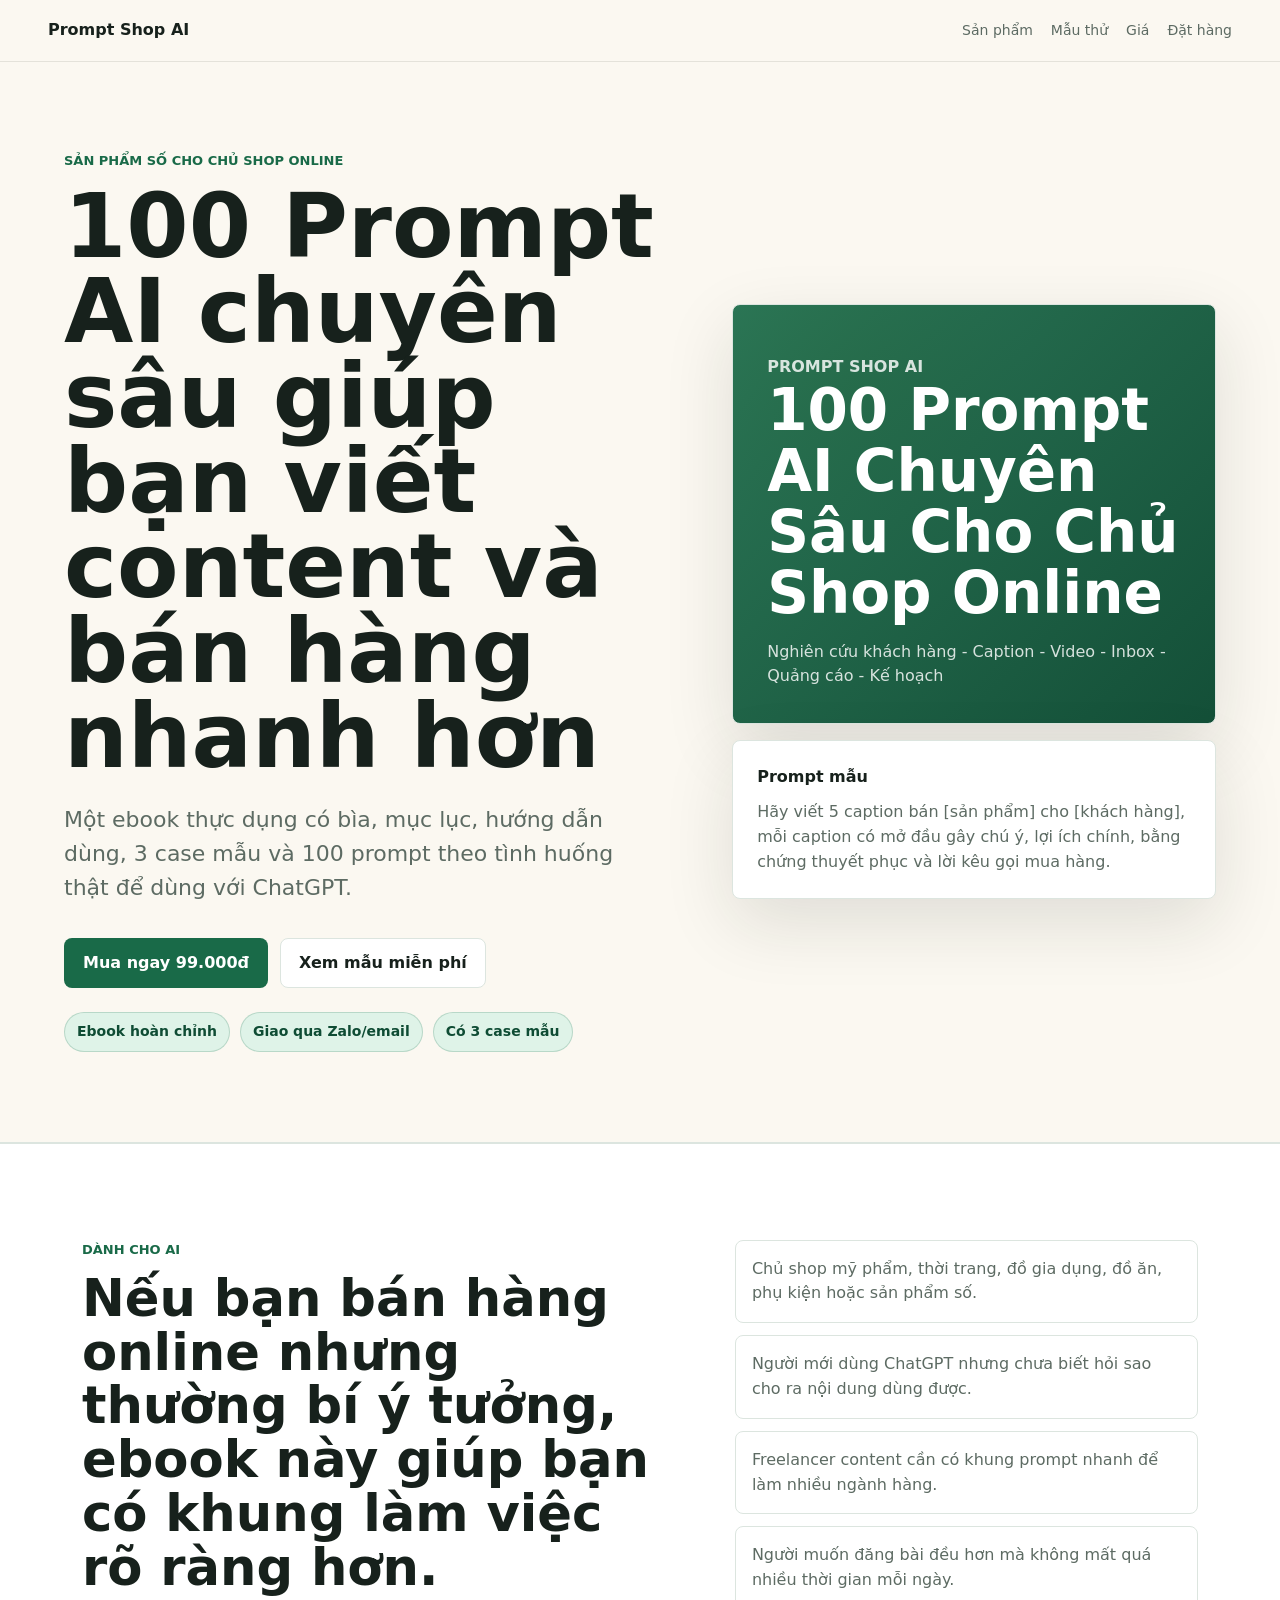
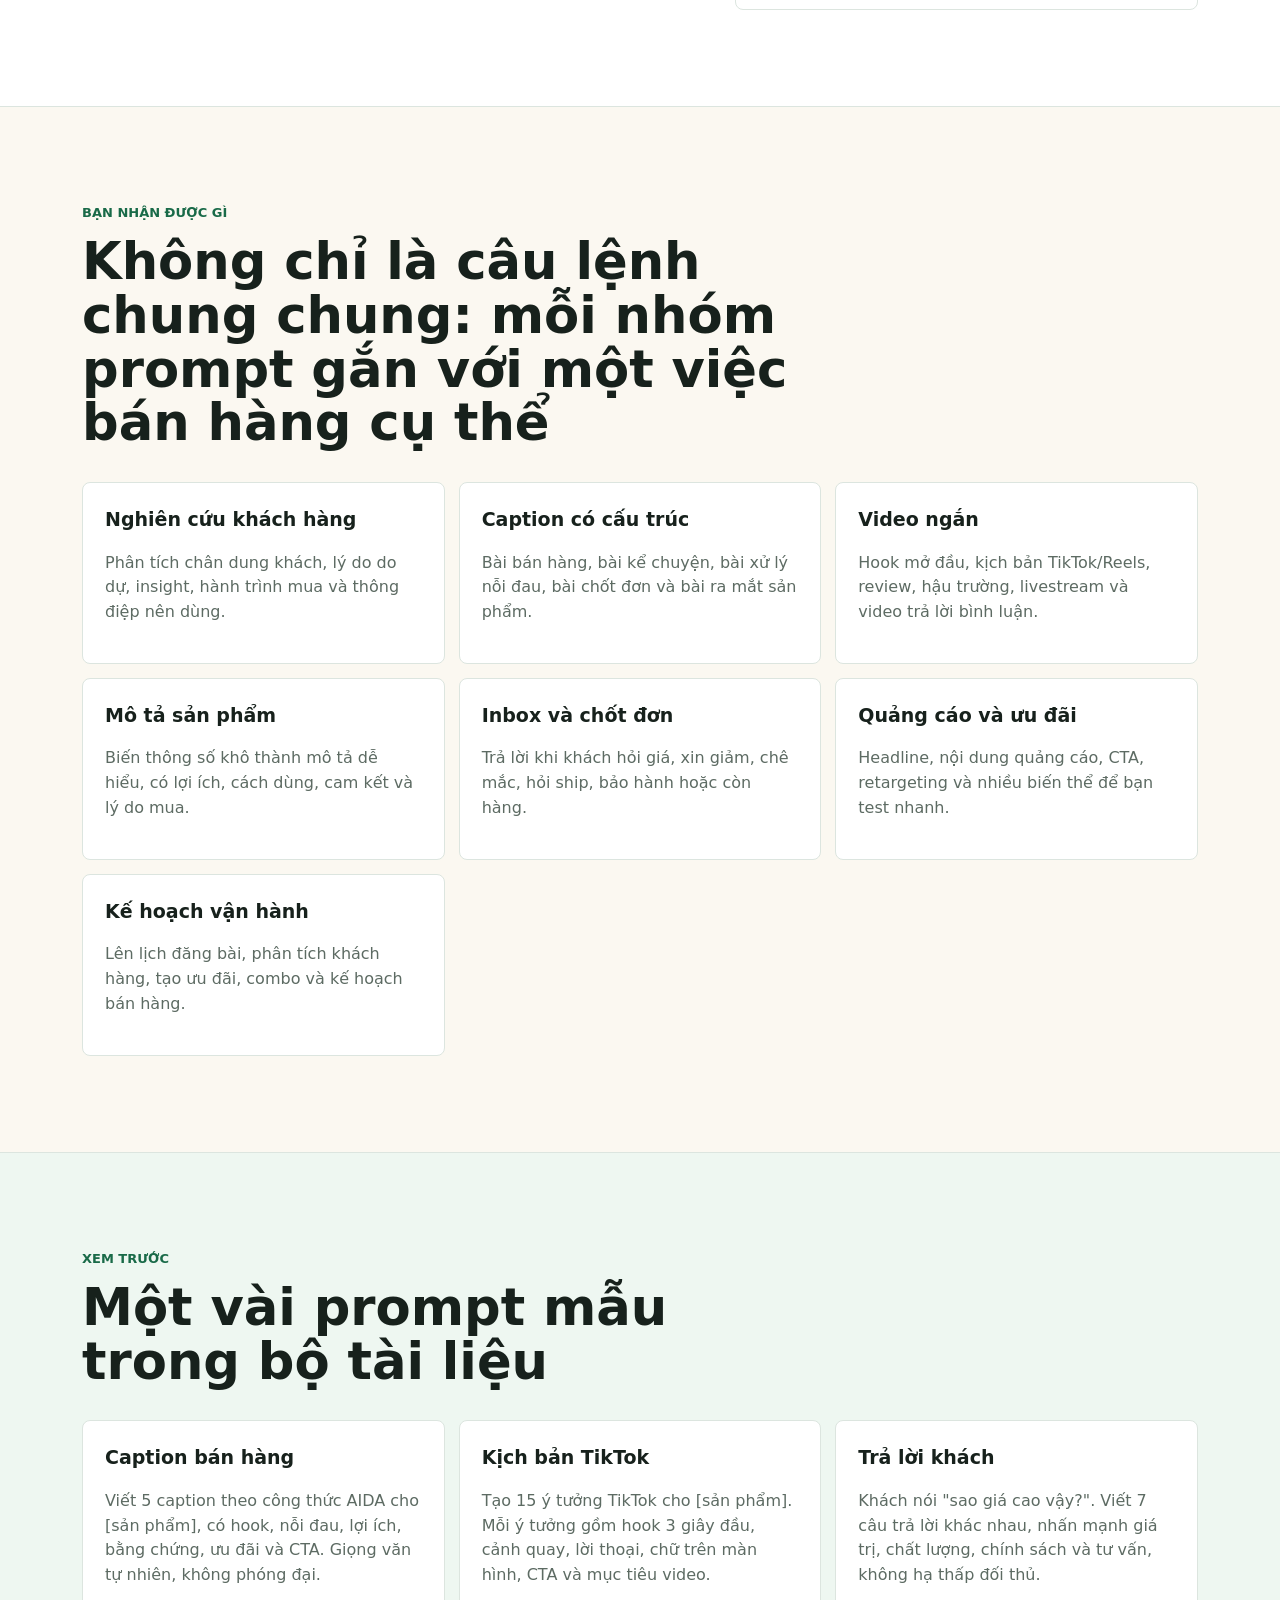
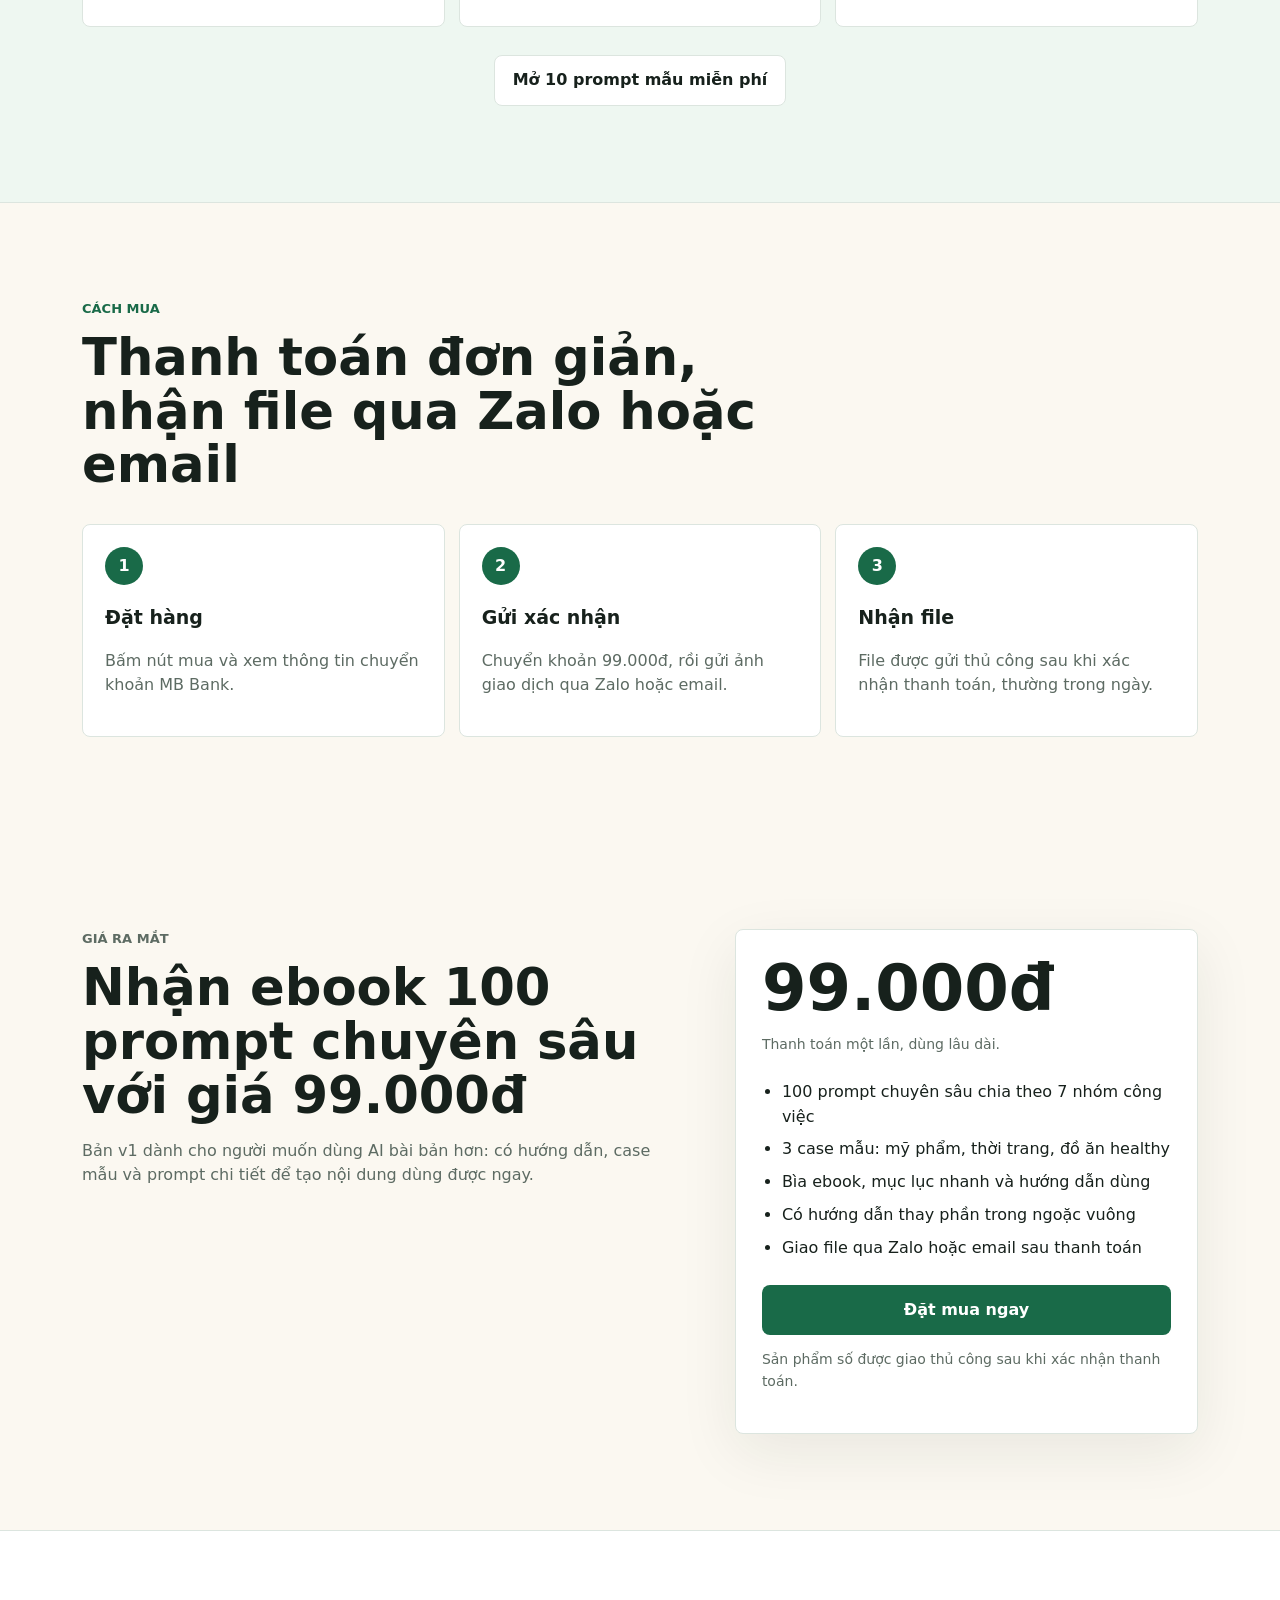
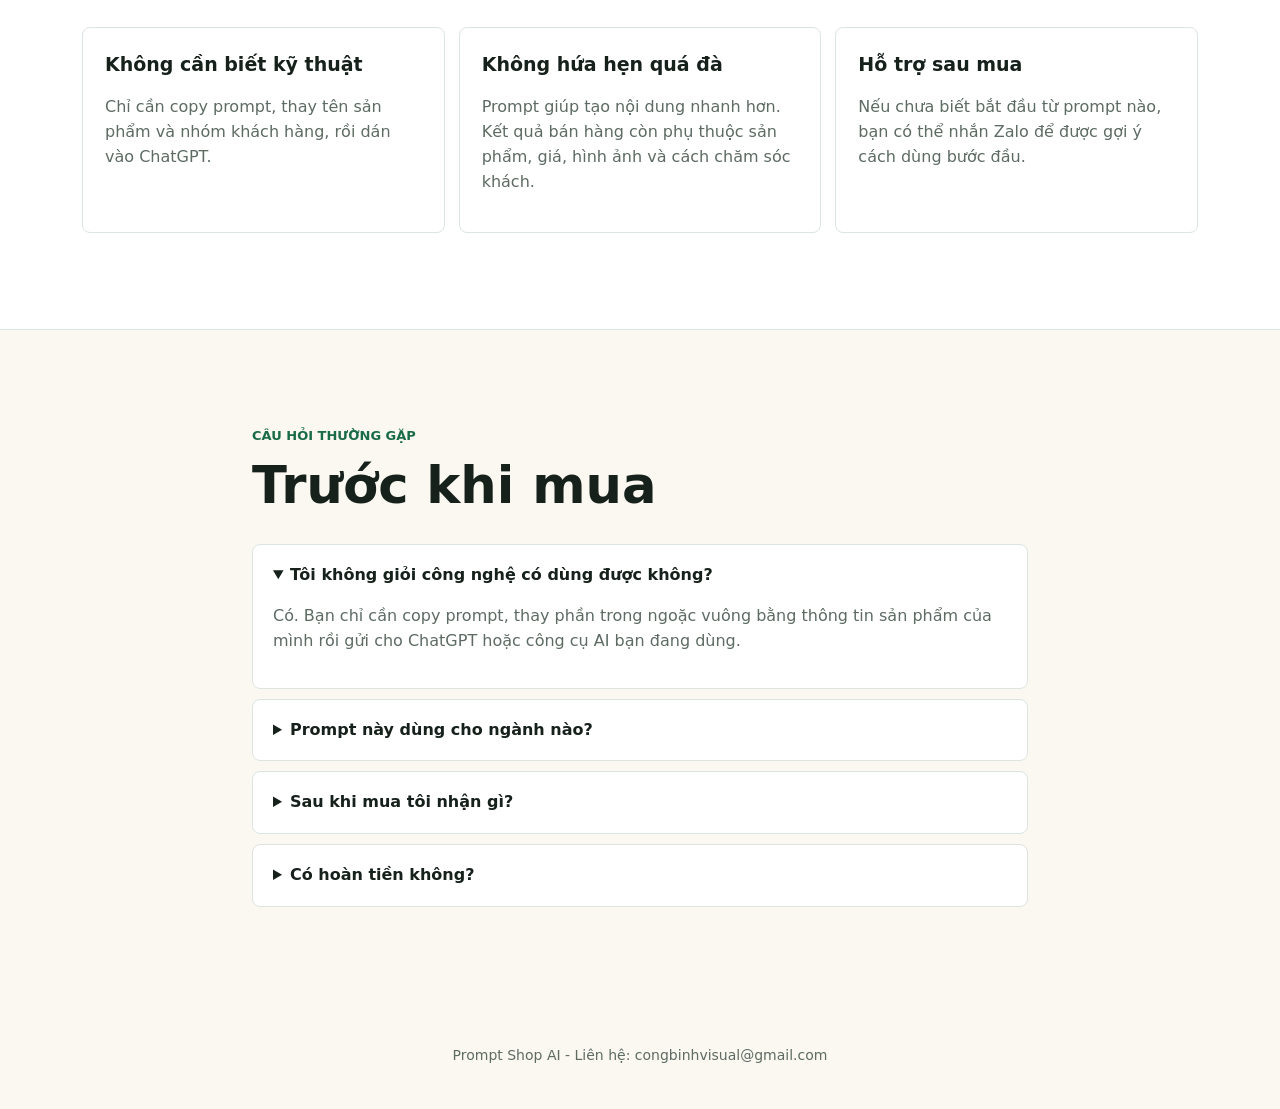
<file: index.html>
<!doctype html>
<html lang="vi">
  <head>
    <meta charset="utf-8" />
    <meta name="viewport" content="width=device-width, initial-scale=1" />
    <title>Prompt Shop AI - 100 Prompt AI Cho Chủ Shop Online</title>
    <meta name="description" content="Ebook 100 prompt AI chuyên sâu giúp chủ shop viết content, tạo video, trả lời khách và lập kế hoạch bán hàng nhanh hơn." />
    <link rel="stylesheet" href="styles.css" />
  </head>
  <body>
    <header class="site-header">
      <a class="brand" href="index.html">Prompt Shop AI</a>
      <nav aria-label="Điều hướng">
        <a href="#san-pham">Sản phẩm</a>
        <a href="mau-mien-phi.html">Mẫu thử</a>
        <a href="#gia">Giá</a>
        <a href="dat-hang.html">Đặt hàng</a>
      </nav>
    </header>

    <main>
      <section class="hero">
        <div class="hero-copy">
          <p class="eyebrow">Sản phẩm số cho chủ shop online</p>
          <h1>100 Prompt AI chuyên sâu giúp bạn viết content và bán hàng nhanh hơn</h1>
          <p class="lead">
            Một ebook thực dụng có bìa, mục lục, hướng dẫn dùng, 3 case mẫu và 100 prompt theo tình huống thật để dùng với ChatGPT.
          </p>
          <div class="hero-actions">
            <a class="button primary" href="dat-hang.html">Mua ngay 99.000đ</a>
            <a class="button secondary" href="mau-mien-phi.html">Xem mẫu miễn phí</a>
          </div>
          <div class="proof">
            <span>Ebook hoàn chỉnh</span>
            <span>Giao qua Zalo/email</span>
            <span>Có 3 case mẫu</span>
          </div>
        </div>
        <aside class="product-preview" aria-label="Xem trước sản phẩm">
          <div class="preview-cover">
            <p class="cover-kicker">Prompt Shop AI</p>
            <h2>100 Prompt AI Chuyên Sâu Cho Chủ Shop Online</h2>
            <p>Nghiên cứu khách hàng - Caption - Video - Inbox - Quảng cáo - Kế hoạch</p>
          </div>
          <div class="preview-sheet">
            <p><strong>Prompt mẫu</strong></p>
            <p>Hãy viết 5 caption bán [sản phẩm] cho [khách hàng], mỗi caption có mở đầu gây chú ý, lợi ích chính, bằng chứng thuyết phục và lời kêu gọi mua hàng.</p>
          </div>
        </aside>
      </section>

      <section class="band">
        <div class="section-inner two-col">
          <div>
            <p class="eyebrow">Dành cho ai</p>
          <h2>Nếu bạn bán hàng online nhưng thường bí ý tưởng, ebook này giúp bạn có khung làm việc rõ ràng hơn.</h2>
          </div>
          <div class="check-list">
            <p>Chủ shop mỹ phẩm, thời trang, đồ gia dụng, đồ ăn, phụ kiện hoặc sản phẩm số.</p>
            <p>Người mới dùng ChatGPT nhưng chưa biết hỏi sao cho ra nội dung dùng được.</p>
            <p>Freelancer content cần có khung prompt nhanh để làm nhiều ngành hàng.</p>
            <p>Người muốn đăng bài đều hơn mà không mất quá nhiều thời gian mỗi ngày.</p>
          </div>
        </div>
      </section>

      <section class="section-inner" id="san-pham">
        <div class="section-heading">
          <p class="eyebrow">Bạn nhận được gì</p>
          <h2>Không chỉ là câu lệnh chung chung: mỗi nhóm prompt gắn với một việc bán hàng cụ thể</h2>
        </div>
        <div class="grid">
          <article class="feature">
            <h3>Nghiên cứu khách hàng</h3>
            <p>Phân tích chân dung khách, lý do do dự, insight, hành trình mua và thông điệp nên dùng.</p>
          </article>
          <article class="feature">
            <h3>Caption có cấu trúc</h3>
            <p>Bài bán hàng, bài kể chuyện, bài xử lý nỗi đau, bài chốt đơn và bài ra mắt sản phẩm.</p>
          </article>
          <article class="feature">
            <h3>Video ngắn</h3>
            <p>Hook mở đầu, kịch bản TikTok/Reels, review, hậu trường, livestream và video trả lời bình luận.</p>
          </article>
          <article class="feature">
            <h3>Mô tả sản phẩm</h3>
            <p>Biến thông số khô thành mô tả dễ hiểu, có lợi ích, cách dùng, cam kết và lý do mua.</p>
          </article>
          <article class="feature">
            <h3>Inbox và chốt đơn</h3>
            <p>Trả lời khi khách hỏi giá, xin giảm, chê mắc, hỏi ship, bảo hành hoặc còn hàng.</p>
          </article>
          <article class="feature">
            <h3>Quảng cáo và ưu đãi</h3>
            <p>Headline, nội dung quảng cáo, CTA, retargeting và nhiều biến thể để bạn test nhanh.</p>
          </article>
          <article class="feature">
            <h3>Kế hoạch vận hành</h3>
            <p>Lên lịch đăng bài, phân tích khách hàng, tạo ưu đãi, combo và kế hoạch bán hàng.</p>
          </article>
        </div>
      </section>

      <section class="band samples" id="mau">
        <div class="section-inner">
          <div class="section-heading">
            <p class="eyebrow">Xem trước</p>
            <h2>Một vài prompt mẫu trong bộ tài liệu</h2>
          </div>
          <div class="sample-list">
            <article>
              <h3>Caption bán hàng</h3>
              <p>Viết 5 caption theo công thức AIDA cho [sản phẩm], có hook, nỗi đau, lợi ích, bằng chứng, ưu đãi và CTA. Giọng văn tự nhiên, không phóng đại.</p>
            </article>
            <article>
              <h3>Kịch bản TikTok</h3>
              <p>Tạo 15 ý tưởng TikTok cho [sản phẩm]. Mỗi ý tưởng gồm hook 3 giây đầu, cảnh quay, lời thoại, chữ trên màn hình, CTA và mục tiêu video.</p>
            </article>
            <article>
              <h3>Trả lời khách</h3>
              <p>Khách nói "sao giá cao vậy?". Viết 7 câu trả lời khác nhau, nhấn mạnh giá trị, chất lượng, chính sách và tư vấn, không hạ thấp đối thủ.</p>
            </article>
          </div>
          <div class="center-action">
            <a class="button secondary" href="mau-mien-phi.html">Mở 10 prompt mẫu miễn phí</a>
          </div>
        </div>
      </section>

      <section class="section-inner process" id="quy-trinh">
        <div class="section-heading">
          <p class="eyebrow">Cách mua</p>
          <h2>Thanh toán đơn giản, nhận file qua Zalo hoặc email</h2>
        </div>
        <div class="steps">
          <article>
            <span>1</span>
            <h3>Đặt hàng</h3>
            <p>Bấm nút mua và xem thông tin chuyển khoản MB Bank.</p>
          </article>
          <article>
            <span>2</span>
            <h3>Gửi xác nhận</h3>
            <p>Chuyển khoản 99.000đ, rồi gửi ảnh giao dịch qua Zalo hoặc email.</p>
          </article>
          <article>
            <span>3</span>
            <h3>Nhận file</h3>
            <p>File được gửi thủ công sau khi xác nhận thanh toán, thường trong ngày.</p>
          </article>
        </div>
      </section>

      <section class="section-inner pricing" id="gia">
        <div class="price-copy">
          <p class="eyebrow">Giá ra mắt</p>
          <h2>Nhận ebook 100 prompt chuyên sâu với giá 99.000đ</h2>
          <p>Bản v1 dành cho người muốn dùng AI bài bản hơn: có hướng dẫn, case mẫu và prompt chi tiết để tạo nội dung dùng được ngay.</p>
        </div>
        <div class="price-box">
          <p class="price">99.000đ</p>
          <p class="small">Thanh toán một lần, dùng lâu dài.</p>
          <ul>
            <li>100 prompt chuyên sâu chia theo 7 nhóm công việc</li>
            <li>3 case mẫu: mỹ phẩm, thời trang, đồ ăn healthy</li>
            <li>Bìa ebook, mục lục nhanh và hướng dẫn dùng</li>
            <li>Có hướng dẫn thay phần trong ngoặc vuông</li>
            <li>Giao file qua Zalo hoặc email sau thanh toán</li>
          </ul>
          <a class="button primary full" href="dat-hang.html">Đặt mua ngay</a>
          <p class="hint">Sản phẩm số được giao thủ công sau khi xác nhận thanh toán.</p>
        </div>
      </section>

      <section class="band trust">
        <div class="section-inner trust-grid">
          <article>
            <h3>Không cần biết kỹ thuật</h3>
            <p>Chỉ cần copy prompt, thay tên sản phẩm và nhóm khách hàng, rồi dán vào ChatGPT.</p>
          </article>
          <article>
            <h3>Không hứa hẹn quá đà</h3>
            <p>Prompt giúp tạo nội dung nhanh hơn. Kết quả bán hàng còn phụ thuộc sản phẩm, giá, hình ảnh và cách chăm sóc khách.</p>
          </article>
          <article>
            <h3>Hỗ trợ sau mua</h3>
            <p>Nếu chưa biết bắt đầu từ prompt nào, bạn có thể nhắn Zalo để được gợi ý cách dùng bước đầu.</p>
          </article>
        </div>
      </section>

      <section class="section-inner faq" id="faq">
        <div class="section-heading">
          <p class="eyebrow">Câu hỏi thường gặp</p>
          <h2>Trước khi mua</h2>
        </div>
        <details open>
          <summary>Tôi không giỏi công nghệ có dùng được không?</summary>
          <p>Có. Bạn chỉ cần copy prompt, thay phần trong ngoặc vuông bằng thông tin sản phẩm của mình rồi gửi cho ChatGPT hoặc công cụ AI bạn đang dùng.</p>
        </details>
        <details>
          <summary>Prompt này dùng cho ngành nào?</summary>
          <p>Dùng tốt cho mỹ phẩm, thời trang, đồ gia dụng, đồ ăn, khóa học, dịch vụ nhỏ và nhiều sản phẩm bán online khác.</p>
        </details>
        <details>
          <summary>Sau khi mua tôi nhận gì?</summary>
          <p>Bạn nhận file ebook gồm bìa, mục lục, hướng dẫn dùng, 3 case mẫu và 100 prompt chuyên sâu chia theo nhóm tác vụ.</p>
        </details>
        <details>
          <summary>Có hoàn tiền không?</summary>
          <p>Vì đây là sản phẩm số được gửi trực tiếp sau thanh toán, shop không hoàn tiền sau khi file đã được gửi. Nếu bạn gặp lỗi nhận file, hãy nhắn lại để được gửi lại.</p>
        </details>
      </section>
    </main>

    <footer class="footer">
      <p>Prompt Shop AI - Liên hệ: congbinhvisual@gmail.com</p>
    </footer>
  </body>
</html>
</file>
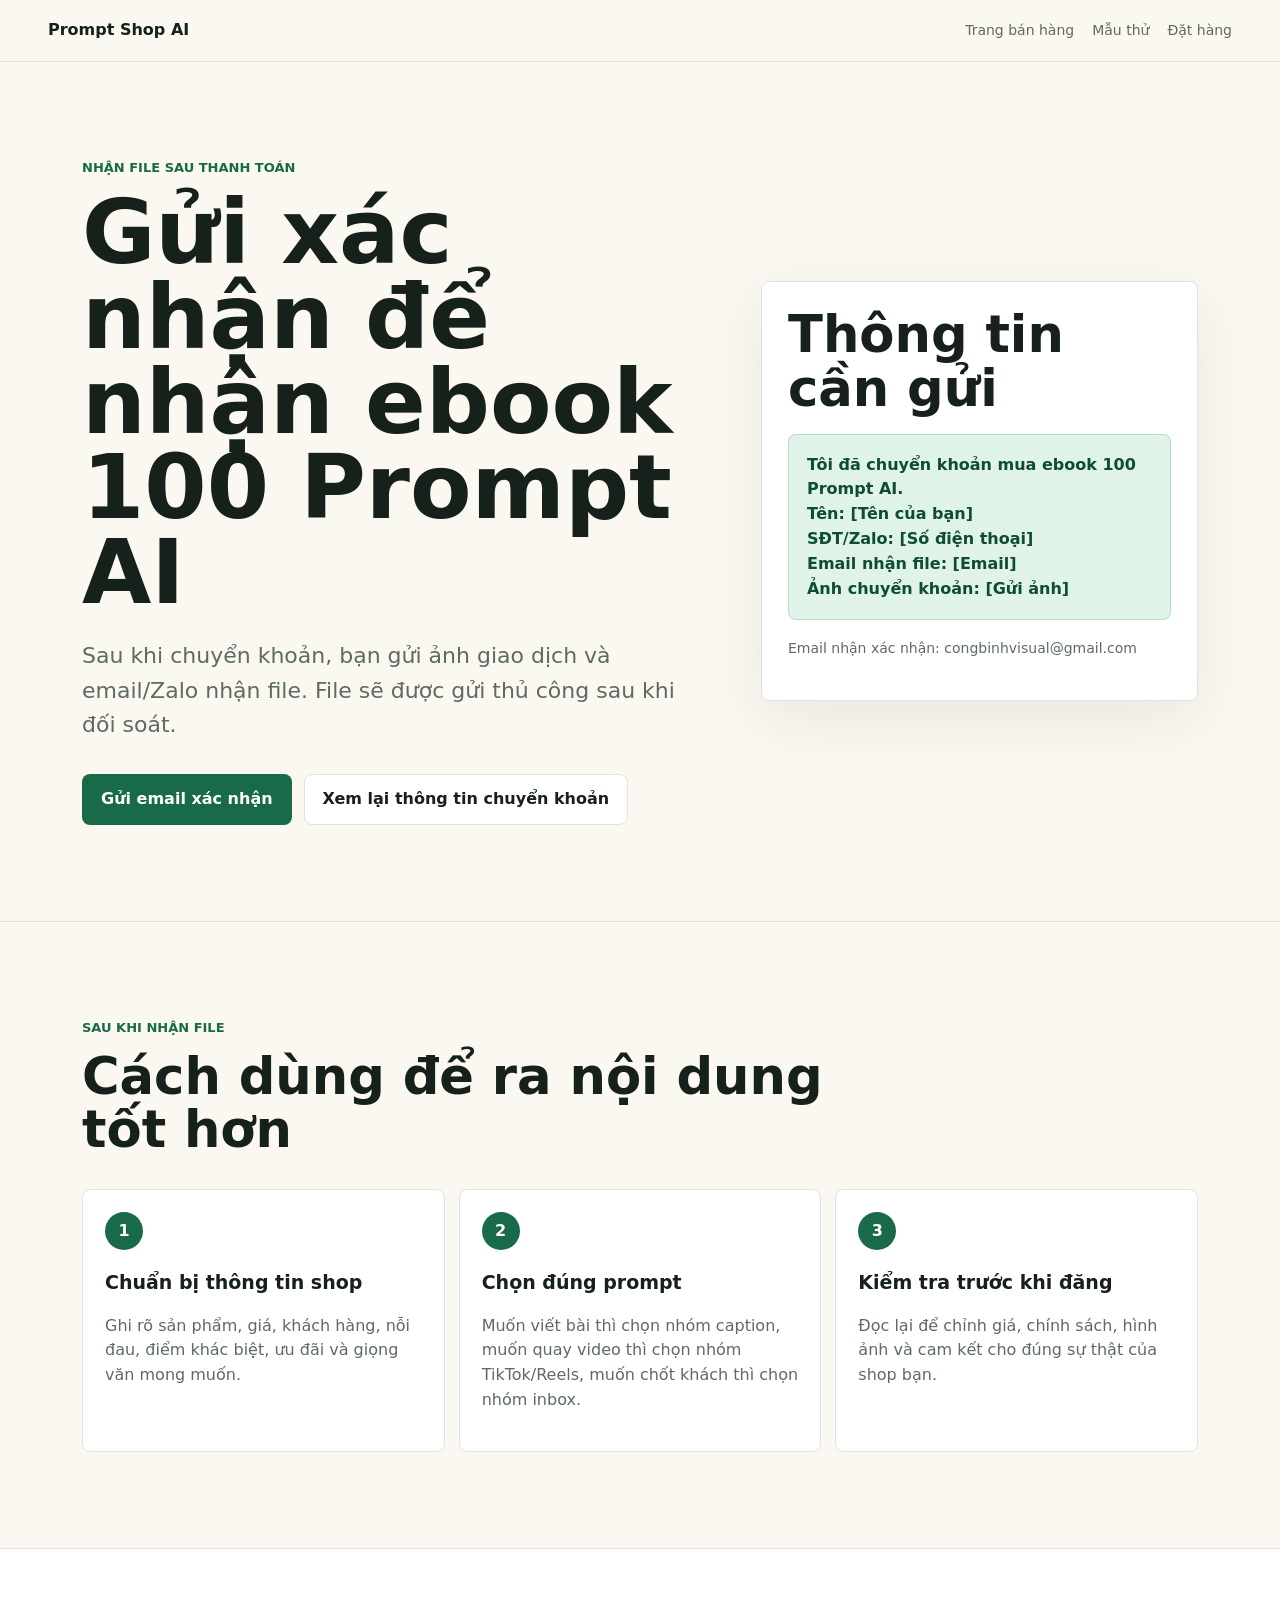
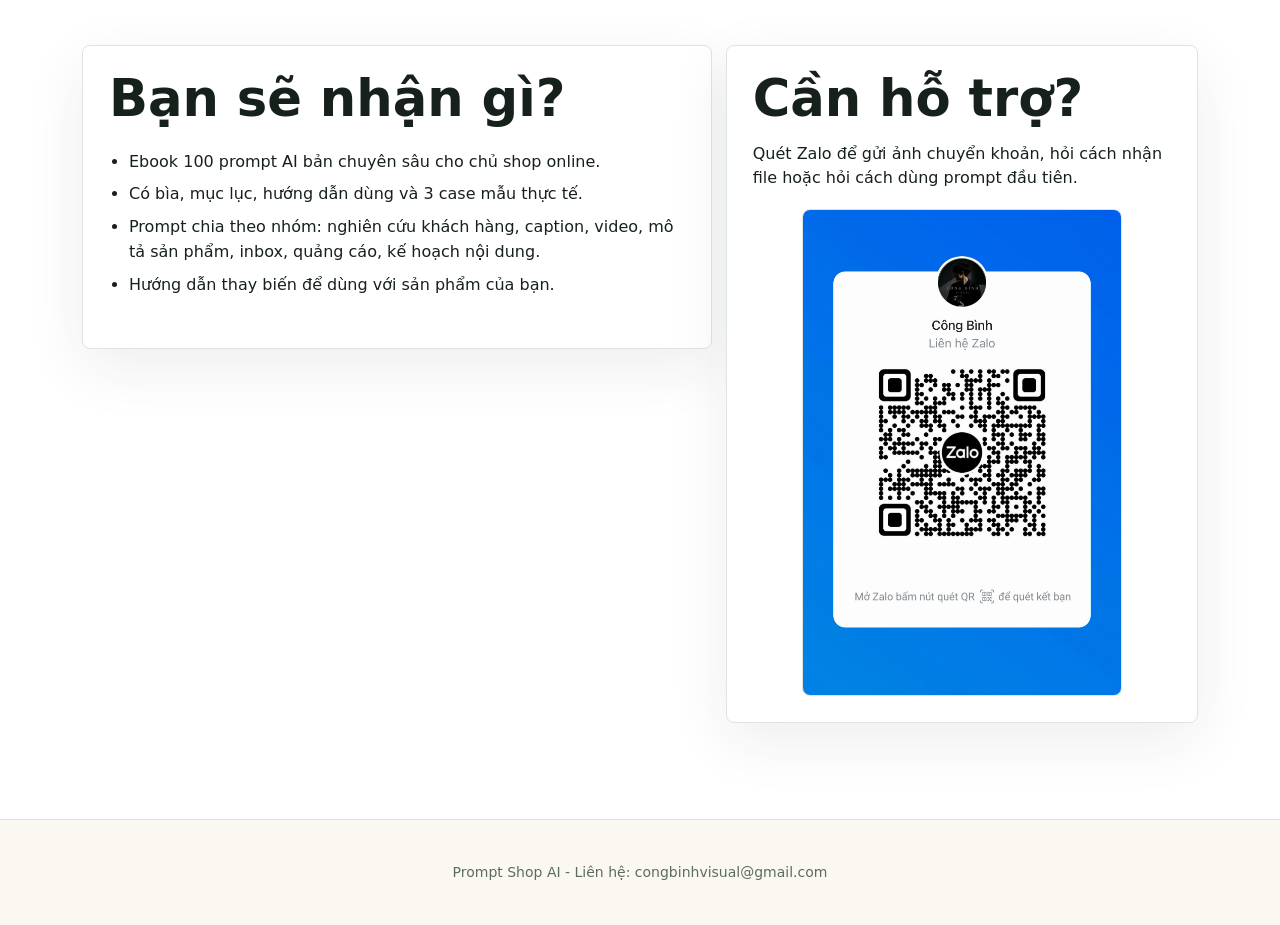
<file: cam-on.html>
<!doctype html>
<html lang="vi">
  <head>
    <meta charset="utf-8" />
    <meta name="viewport" content="width=device-width, initial-scale=1" />
    <title>Nhận file - 100 Prompt AI</title>
    <meta name="description" content="Hướng dẫn nhận và sử dụng bộ 100 Prompt AI Cho Chủ Shop Online." />
    <link rel="stylesheet" href="styles.css" />
  </head>
  <body>
    <header class="site-header">
      <a class="brand" href="index.html">Prompt Shop AI</a>
      <nav aria-label="Điều hướng">
        <a href="index.html">Trang bán hàng</a>
        <a href="mau-mien-phi.html">Mẫu thử</a>
        <a href="dat-hang.html">Đặt hàng</a>
      </nav>
    </header>

    <main>
      <section class="delivery-hero">
        <div class="section-inner delivery-layout">
          <div>
            <p class="eyebrow">Nhận file sau thanh toán</p>
            <h1>Gửi xác nhận để nhận ebook 100 Prompt AI</h1>
            <p class="lead">
              Sau khi chuyển khoản, bạn gửi ảnh giao dịch và email/Zalo nhận file. File sẽ được gửi thủ công sau khi đối soát.
            </p>
            <div class="hero-actions">
              <a class="button primary" href="mailto:congbinhvisual@gmail.com?subject=Xac%20nhan%20don%20hang%20100%20Prompt%20AI&body=Toi%20da%20chuyen%20khoan%20mua%20bo%20100%20Prompt%20AI.%0A%0ATen:%0ASDT/Zalo:%0AEmail%20nhan%20file:%0AAnh%20chuyen%20khoan:">Gửi email xác nhận</a>
              <a class="button secondary" href="dat-hang.html">Xem lại thông tin chuyển khoản</a>
            </div>
          </div>

          <aside class="delivery-card">
            <h2>Thông tin cần gửi</h2>
            <div class="message-template">
              Tôi đã chuyển khoản mua ebook 100 Prompt AI.<br />
              Tên: [Tên của bạn]<br />
              SĐT/Zalo: [Số điện thoại]<br />
              Email nhận file: [Email]<br />
              Ảnh chuyển khoản: [Gửi ảnh]
            </div>
            <p class="hint">Email nhận xác nhận: congbinhvisual@gmail.com</p>
          </aside>
        </div>
      </section>

      <section class="section-inner">
        <div class="section-heading">
          <p class="eyebrow">Sau khi nhận file</p>
          <h2>Cách dùng để ra nội dung tốt hơn</h2>
        </div>
        <div class="steps">
          <article>
            <span>1</span>
            <h3>Chuẩn bị thông tin shop</h3>
            <p>Ghi rõ sản phẩm, giá, khách hàng, nỗi đau, điểm khác biệt, ưu đãi và giọng văn mong muốn.</p>
          </article>
          <article>
            <span>2</span>
            <h3>Chọn đúng prompt</h3>
            <p>Muốn viết bài thì chọn nhóm caption, muốn quay video thì chọn nhóm TikTok/Reels, muốn chốt khách thì chọn nhóm inbox.</p>
          </article>
          <article>
            <span>3</span>
            <h3>Kiểm tra trước khi đăng</h3>
            <p>Đọc lại để chỉnh giá, chính sách, hình ảnh và cam kết cho đúng sự thật của shop bạn.</p>
          </article>
        </div>
      </section>

      <section class="band">
        <div class="section-inner delivery-grid">
          <article>
            <h2>Bạn sẽ nhận gì?</h2>
            <ul>
              <li>Ebook 100 prompt AI bản chuyên sâu cho chủ shop online.</li>
              <li>Có bìa, mục lục, hướng dẫn dùng và 3 case mẫu thực tế.</li>
              <li>Prompt chia theo nhóm: nghiên cứu khách hàng, caption, video, mô tả sản phẩm, inbox, quảng cáo, kế hoạch nội dung.</li>
              <li>Hướng dẫn thay biến để dùng với sản phẩm của bạn.</li>
            </ul>
          </article>
          <article>
            <h2>Cần hỗ trợ?</h2>
            <p>Quét Zalo để gửi ảnh chuyển khoản, hỏi cách nhận file hoặc hỏi cách dùng prompt đầu tiên.</p>
            <img src="zalo-qr-cong-binh.jpeg" alt="Mã QR Zalo Công Bình" />
          </article>
        </div>
      </section>
    </main>

    <footer class="footer">
      <p>Prompt Shop AI - Liên hệ: congbinhvisual@gmail.com</p>
    </footer>
  </body>
</html>
</file>
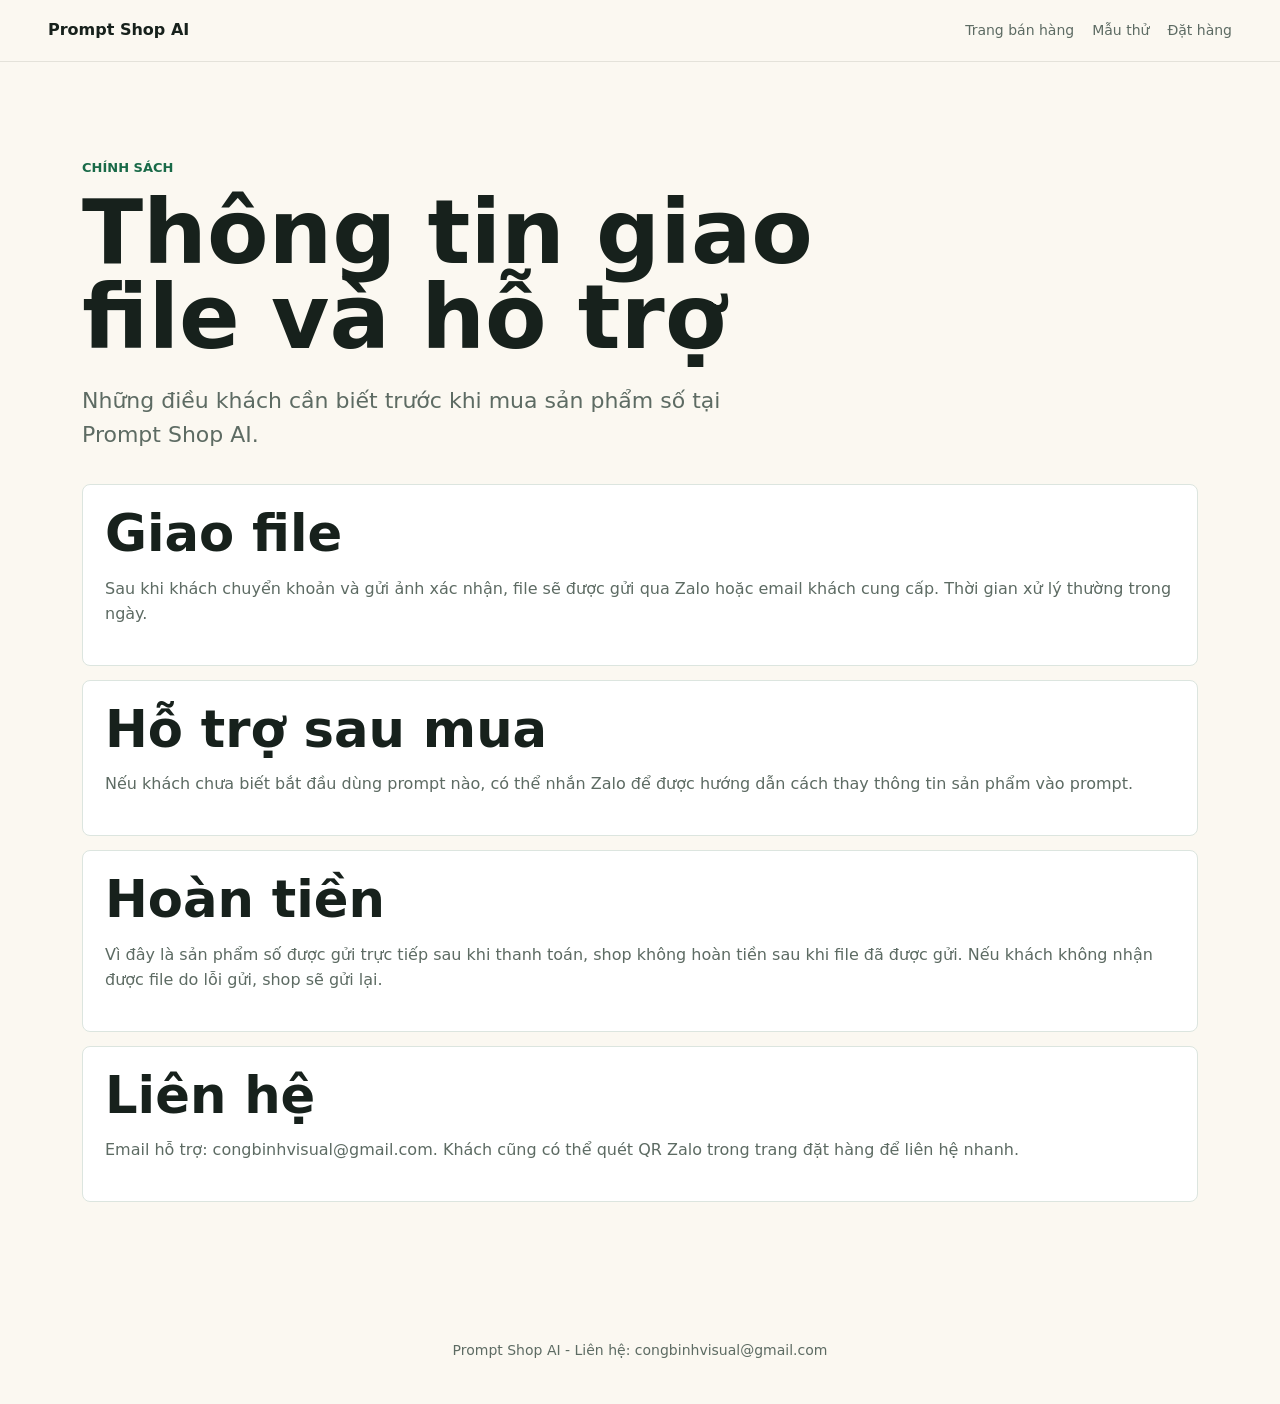
<file: chinh-sach.html>
<!doctype html>
<html lang="vi">
  <head>
    <meta charset="utf-8" />
    <meta name="viewport" content="width=device-width, initial-scale=1" />
    <title>Chính sách - Prompt Shop AI</title>
    <meta name="description" content="Chính sách giao file, hỗ trợ và hoàn tiền của Prompt Shop AI." />
    <link rel="stylesheet" href="styles.css" />
  </head>
  <body>
    <header class="site-header">
      <a class="brand" href="index.html">Prompt Shop AI</a>
      <nav aria-label="Điều hướng">
        <a href="index.html">Trang bán hàng</a>
        <a href="mau-mien-phi.html">Mẫu thử</a>
        <a href="dat-hang.html">Đặt hàng</a>
      </nav>
    </header>

    <main>
      <section class="section-inner policy-page">
        <div class="section-heading">
          <p class="eyebrow">Chính sách</p>
          <h1>Thông tin giao file và hỗ trợ</h1>
          <p class="lead">Những điều khách cần biết trước khi mua sản phẩm số tại Prompt Shop AI.</p>
        </div>

        <div class="policy-list">
          <article>
            <h2>Giao file</h2>
            <p>Sau khi khách chuyển khoản và gửi ảnh xác nhận, file sẽ được gửi qua Zalo hoặc email khách cung cấp. Thời gian xử lý thường trong ngày.</p>
          </article>
          <article>
            <h2>Hỗ trợ sau mua</h2>
            <p>Nếu khách chưa biết bắt đầu dùng prompt nào, có thể nhắn Zalo để được hướng dẫn cách thay thông tin sản phẩm vào prompt.</p>
          </article>
          <article>
            <h2>Hoàn tiền</h2>
            <p>Vì đây là sản phẩm số được gửi trực tiếp sau khi thanh toán, shop không hoàn tiền sau khi file đã được gửi. Nếu khách không nhận được file do lỗi gửi, shop sẽ gửi lại.</p>
          </article>
          <article>
            <h2>Liên hệ</h2>
            <p>Email hỗ trợ: congbinhvisual@gmail.com. Khách cũng có thể quét QR Zalo trong trang đặt hàng để liên hệ nhanh.</p>
          </article>
        </div>
      </section>
    </main>

    <footer class="footer">
      <p>Prompt Shop AI - Liên hệ: congbinhvisual@gmail.com</p>
    </footer>
  </body>
</html>
</file>
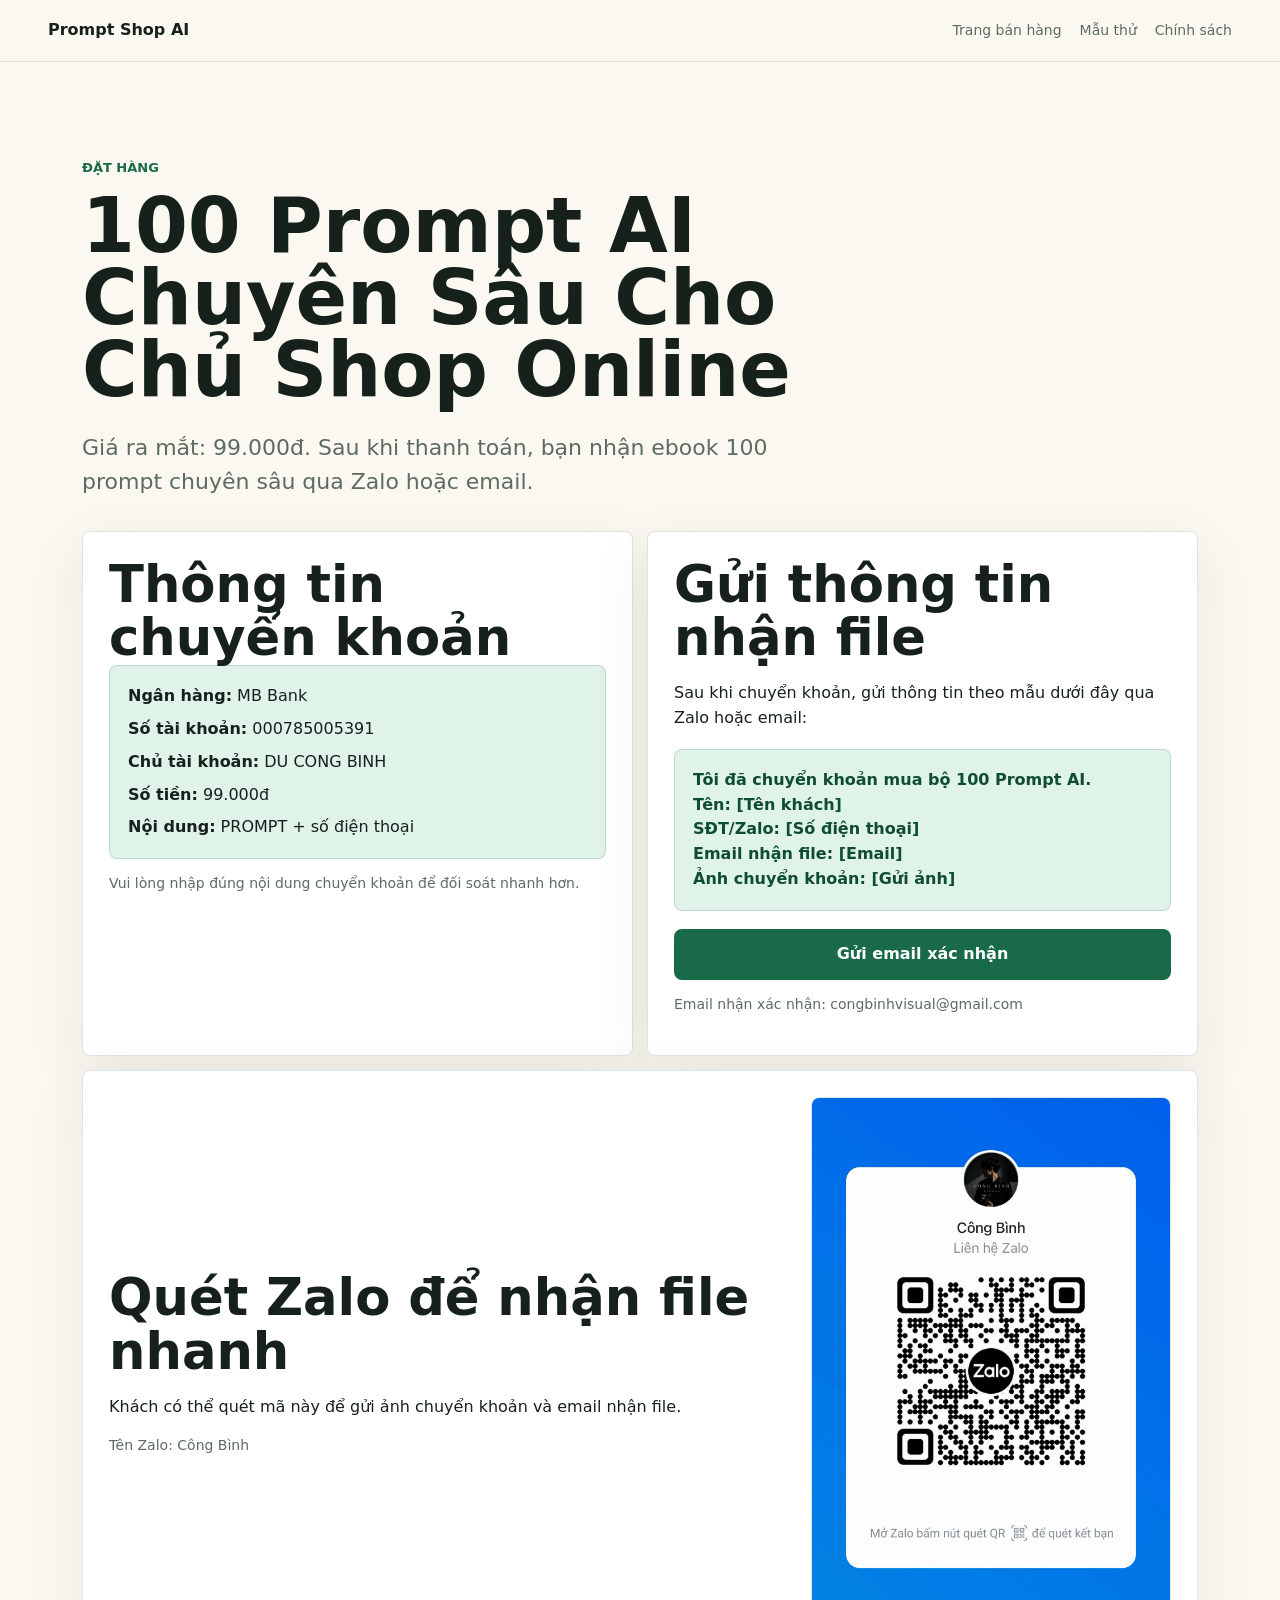
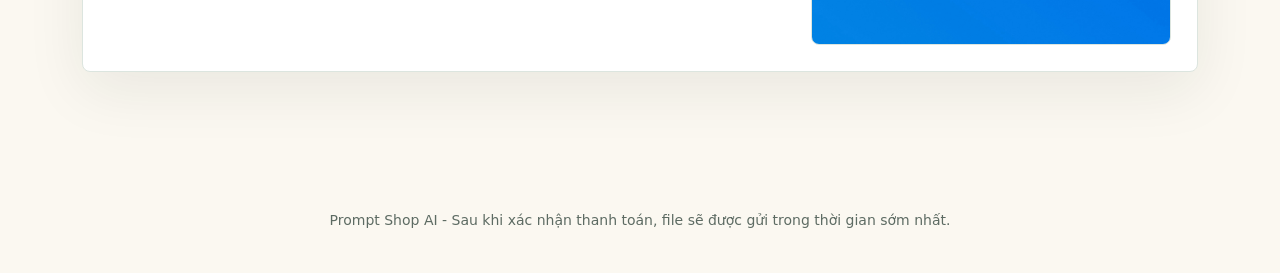
<file: dat-hang.html>
<!doctype html>
<html lang="vi">
  <head>
    <meta charset="utf-8" />
    <meta name="viewport" content="width=device-width, initial-scale=1" />
    <title>Đặt hàng - 100 Prompt AI Cho Chủ Shop Online</title>
    <meta name="description" content="Đặt mua bộ 100 Prompt AI cho chủ shop online giá 99.000đ." />
    <link rel="stylesheet" href="styles.css" />
  </head>
  <body>
    <header class="site-header">
      <a class="brand" href="index.html">Prompt Shop AI</a>
      <nav aria-label="Điều hướng">
        <a href="index.html">Trang bán hàng</a>
        <a href="mau-mien-phi.html">Mẫu thử</a>
        <a href="chinh-sach.html">Chính sách</a>
      </nav>
    </header>

    <main>
      <section class="section-inner order-page">
        <div class="section-heading">
          <p class="eyebrow">Đặt hàng</p>
          <h1>100 Prompt AI Chuyên Sâu Cho Chủ Shop Online</h1>
          <p class="lead">Giá ra mắt: 99.000đ. Sau khi thanh toán, bạn nhận ebook 100 prompt chuyên sâu qua Zalo hoặc email.</p>
        </div>

        <div class="order-grid">
          <section class="price-box">
            <h2>Thông tin chuyển khoản</h2>
            <div class="bank-box">
              <p><strong>Ngân hàng:</strong> MB Bank</p>
              <p><strong>Số tài khoản:</strong> 000785005391</p>
              <p><strong>Chủ tài khoản:</strong> DU CONG BINH</p>
              <p><strong>Số tiền:</strong> 99.000đ</p>
              <p><strong>Nội dung:</strong> PROMPT + số điện thoại</p>
            </div>
            <p class="hint">Vui lòng nhập đúng nội dung chuyển khoản để đối soát nhanh hơn.</p>
          </section>

          <section class="price-box">
            <h2>Gửi thông tin nhận file</h2>
            <p>Sau khi chuyển khoản, gửi thông tin theo mẫu dưới đây qua Zalo hoặc email:</p>
            <div class="message-template">
              Tôi đã chuyển khoản mua bộ 100 Prompt AI.<br />
              Tên: [Tên khách]<br />
              SĐT/Zalo: [Số điện thoại]<br />
              Email nhận file: [Email]<br />
              Ảnh chuyển khoản: [Gửi ảnh]
            </div>
            <a
              class="button primary full"
              href="mailto:congbinhvisual@gmail.com?subject=Dat%20mua%20100%20Prompt%20AI&body=Toi%20da%20chuyen%20khoan%20mua%20bo%20100%20Prompt%20AI.%0A%0ATen:%0ASDT/Zalo:%0AEmail%20nhan%20file:%0AAnh%20chuyen%20khoan:"
            >Gửi email xác nhận</a>
            <p class="hint">Email nhận xác nhận: congbinhvisual@gmail.com</p>
          </section>

          <section class="price-box contact-card">
            <div>
              <h2>Quét Zalo để nhận file nhanh</h2>
              <p>Khách có thể quét mã này để gửi ảnh chuyển khoản và email nhận file.</p>
              <p class="hint">Tên Zalo: Công Bình</p>
            </div>
            <img src="zalo-qr-cong-binh.jpeg" alt="Mã QR Zalo Công Bình" />
          </section>
        </div>
      </section>
    </main>

    <footer class="footer">
      <p>Prompt Shop AI - Sau khi xác nhận thanh toán, file sẽ được gửi trong thời gian sớm nhất.</p>
    </footer>
  </body>
</html>
</file>
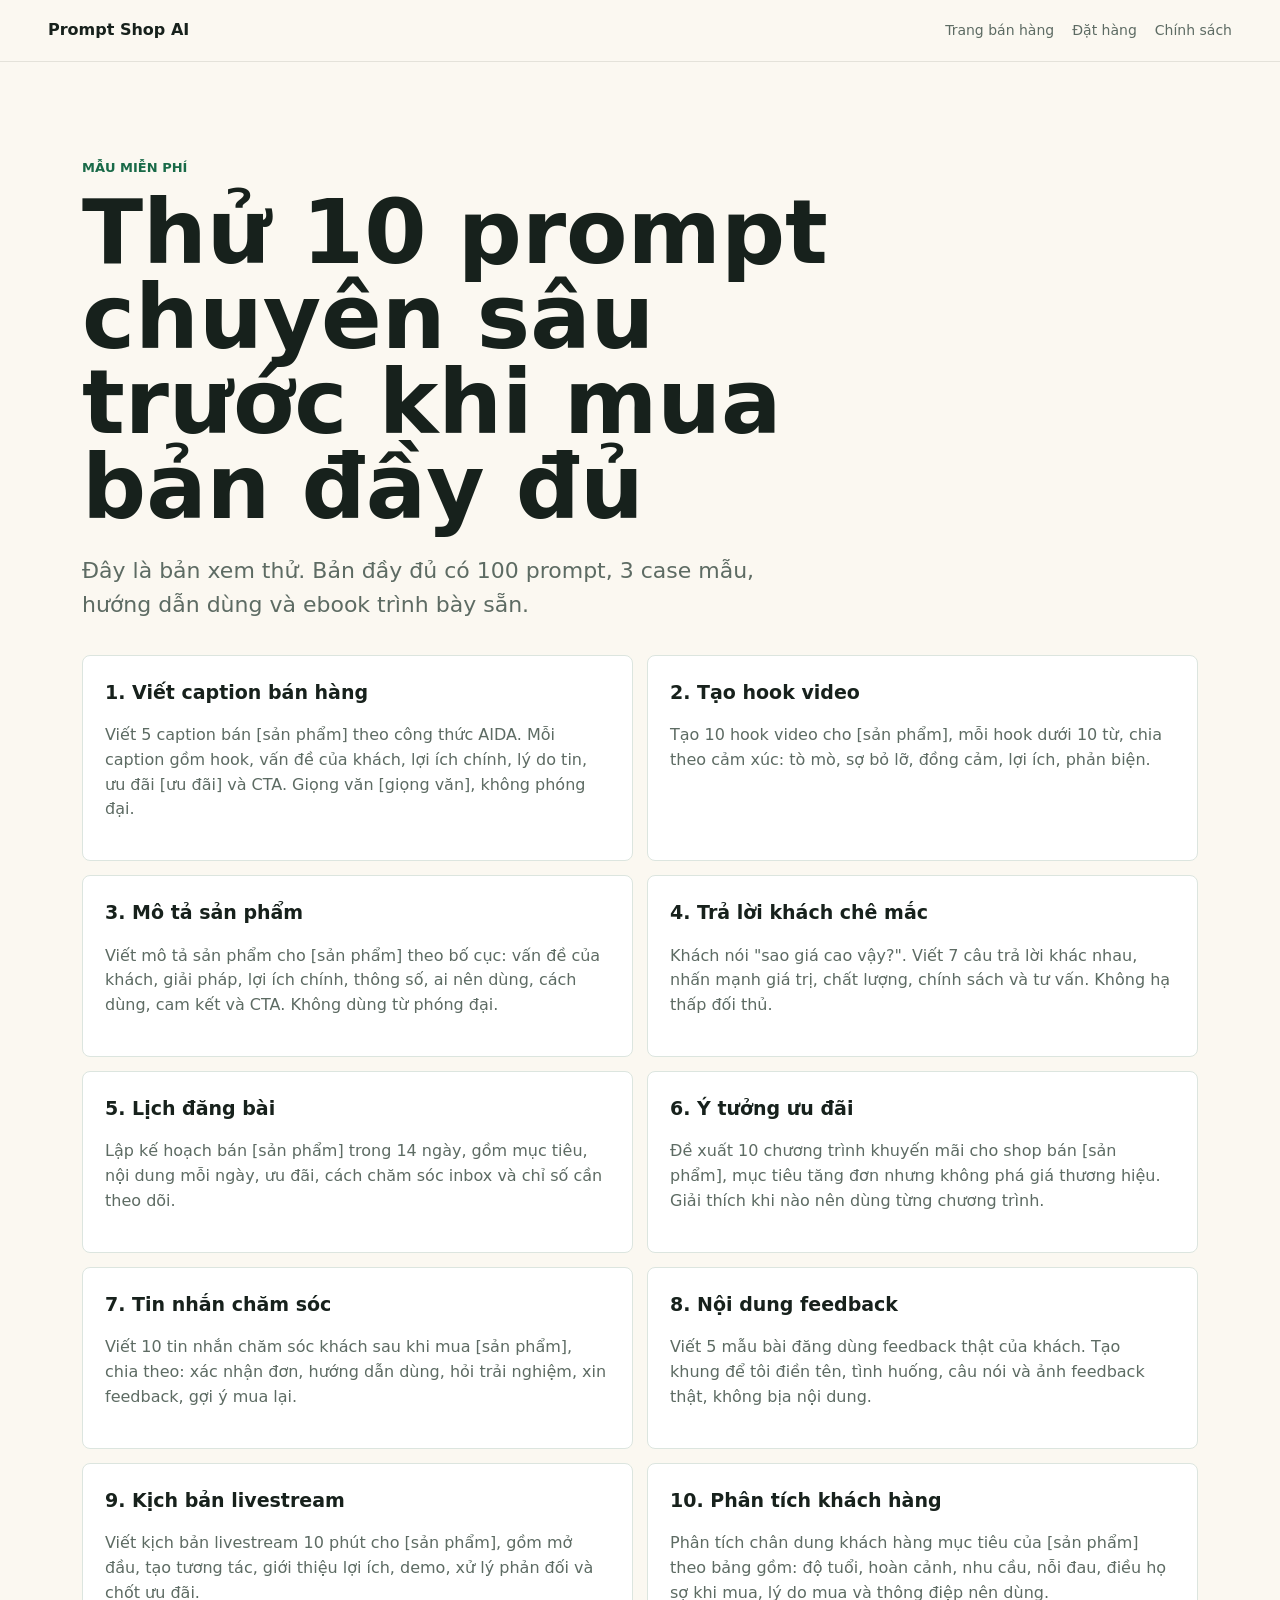
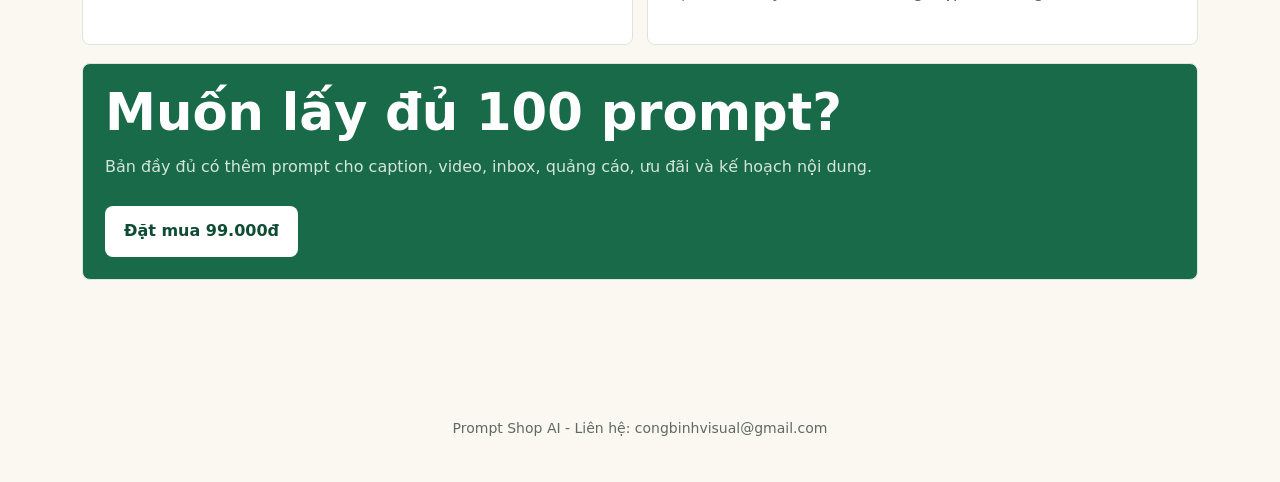
<file: mau-mien-phi.html>
<!doctype html>
<html lang="vi">
  <head>
    <meta charset="utf-8" />
    <meta name="viewport" content="width=device-width, initial-scale=1" />
    <title>Mẫu miễn phí - 100 Prompt AI</title>
    <meta name="description" content="Xem thử một số prompt miễn phí trước khi mua bộ 100 Prompt AI cho chủ shop online." />
    <link rel="stylesheet" href="styles.css" />
  </head>
  <body>
    <header class="site-header">
      <a class="brand" href="index.html">Prompt Shop AI</a>
      <nav aria-label="Điều hướng">
        <a href="index.html">Trang bán hàng</a>
        <a href="dat-hang.html">Đặt hàng</a>
        <a href="chinh-sach.html">Chính sách</a>
      </nav>
    </header>

    <main>
      <section class="section-inner sample-page">
        <div class="section-heading">
          <p class="eyebrow">Mẫu miễn phí</p>
          <h1>Thử 10 prompt chuyên sâu trước khi mua bản đầy đủ</h1>
          <p class="lead">Đây là bản xem thử. Bản đầy đủ có 100 prompt, 3 case mẫu, hướng dẫn dùng và ebook trình bày sẵn.</p>
        </div>

        <div class="prompt-list">
          <article>
            <h3>1. Viết caption bán hàng</h3>
            <p>Viết 5 caption bán [sản phẩm] theo công thức AIDA. Mỗi caption gồm hook, vấn đề của khách, lợi ích chính, lý do tin, ưu đãi [ưu đãi] và CTA. Giọng văn [giọng văn], không phóng đại.</p>
          </article>
          <article>
            <h3>2. Tạo hook video</h3>
            <p>Tạo 10 hook video cho [sản phẩm], mỗi hook dưới 10 từ, chia theo cảm xúc: tò mò, sợ bỏ lỡ, đồng cảm, lợi ích, phản biện.</p>
          </article>
          <article>
            <h3>3. Mô tả sản phẩm</h3>
            <p>Viết mô tả sản phẩm cho [sản phẩm] theo bố cục: vấn đề của khách, giải pháp, lợi ích chính, thông số, ai nên dùng, cách dùng, cam kết và CTA. Không dùng từ phóng đại.</p>
          </article>
          <article>
            <h3>4. Trả lời khách chê mắc</h3>
            <p>Khách nói "sao giá cao vậy?". Viết 7 câu trả lời khác nhau, nhấn mạnh giá trị, chất lượng, chính sách và tư vấn. Không hạ thấp đối thủ.</p>
          </article>
          <article>
            <h3>5. Lịch đăng bài</h3>
            <p>Lập kế hoạch bán [sản phẩm] trong 14 ngày, gồm mục tiêu, nội dung mỗi ngày, ưu đãi, cách chăm sóc inbox và chỉ số cần theo dõi.</p>
          </article>
          <article>
            <h3>6. Ý tưởng ưu đãi</h3>
            <p>Đề xuất 10 chương trình khuyến mãi cho shop bán [sản phẩm], mục tiêu tăng đơn nhưng không phá giá thương hiệu. Giải thích khi nào nên dùng từng chương trình.</p>
          </article>
          <article>
            <h3>7. Tin nhắn chăm sóc</h3>
            <p>Viết 10 tin nhắn chăm sóc khách sau khi mua [sản phẩm], chia theo: xác nhận đơn, hướng dẫn dùng, hỏi trải nghiệm, xin feedback, gợi ý mua lại.</p>
          </article>
          <article>
            <h3>8. Nội dung feedback</h3>
            <p>Viết 5 mẫu bài đăng dùng feedback thật của khách. Tạo khung để tôi điền tên, tình huống, câu nói và ảnh feedback thật, không bịa nội dung.</p>
          </article>
          <article>
            <h3>9. Kịch bản livestream</h3>
            <p>Viết kịch bản livestream 10 phút cho [sản phẩm], gồm mở đầu, tạo tương tác, giới thiệu lợi ích, demo, xử lý phản đối và chốt ưu đãi.</p>
          </article>
          <article>
            <h3>10. Phân tích khách hàng</h3>
            <p>Phân tích chân dung khách hàng mục tiêu của [sản phẩm] theo bảng gồm: độ tuổi, hoàn cảnh, nhu cầu, nỗi đau, điều họ sợ khi mua, lý do mua và thông điệp nên dùng.</p>
          </article>
        </div>

        <div class="sample-cta">
          <h2>Muốn lấy đủ 100 prompt?</h2>
          <p>Bản đầy đủ có thêm prompt cho caption, video, inbox, quảng cáo, ưu đãi và kế hoạch nội dung.</p>
          <a class="button primary" href="dat-hang.html">Đặt mua 99.000đ</a>
        </div>
      </section>
    </main>

    <footer class="footer">
      <p>Prompt Shop AI - Liên hệ: congbinhvisual@gmail.com</p>
    </footer>
  </body>
</html>
</file>
<file: styles.css>
:root {
  color-scheme: light;
  --ink: #17211c;
  --muted: #5d6b63;
  --line: #dce5df;
  --paper: #fbf8f1;
  --white: #ffffff;
  --mint: #dff3e8;
  --green: #196a48;
  --green-dark: #0f4c34;
  --amber: #f7bd4a;
  --coral: #ef725d;
}

* {
  box-sizing: border-box;
}

html {
  scroll-behavior: smooth;
}

body {
  margin: 0;
  font-family: Inter, ui-sans-serif, system-ui, -apple-system, BlinkMacSystemFont, "Segoe UI", sans-serif;
  line-height: 1.55;
  color: var(--ink);
  background: var(--paper);
}

a {
  color: inherit;
}

.site-header {
  position: sticky;
  top: 0;
  z-index: 10;
  display: flex;
  align-items: center;
  justify-content: space-between;
  gap: 24px;
  padding: 18px clamp(18px, 4vw, 48px);
  border-bottom: 1px solid rgba(23, 33, 28, 0.1);
  background: rgba(251, 248, 241, 0.92);
  backdrop-filter: blur(14px);
}

.brand {
  font-weight: 800;
  text-decoration: none;
}

nav {
  display: flex;
  gap: 18px;
  color: var(--muted);
  font-size: 14px;
}

nav a {
  text-decoration: none;
}

.hero {
  display: grid;
  grid-template-columns: minmax(0, 1.1fr) minmax(320px, 0.9fr);
  gap: clamp(28px, 6vw, 80px);
  min-height: calc(100svh - 73px);
  align-items: center;
  padding: clamp(42px, 7vw, 92px) clamp(18px, 5vw, 72px);
  border-bottom: 1px solid var(--line);
}

.eyebrow {
  margin: 0 0 12px;
  color: var(--green);
  font-size: 13px;
  font-weight: 800;
  letter-spacing: 0;
  text-transform: uppercase;
}

h1,
h2,
h3,
p {
  overflow-wrap: anywhere;
}

h1 {
  max-width: 820px;
  margin: 0;
  font-size: clamp(46px, 7vw, 94px);
  line-height: 0.95;
  letter-spacing: 0;
}

h2 {
  margin: 0;
  font-size: clamp(30px, 4vw, 54px);
  line-height: 1.05;
  letter-spacing: 0;
}

h3 {
  margin: 0 0 10px;
  font-size: 19px;
}

.lead {
  max-width: 690px;
  margin: 24px 0 0;
  color: var(--muted);
  font-size: clamp(18px, 2vw, 22px);
}

.hero-actions {
  display: flex;
  flex-wrap: wrap;
  gap: 12px;
  margin-top: 32px;
}

.button {
  display: inline-flex;
  min-height: 48px;
  align-items: center;
  justify-content: center;
  border: 1px solid transparent;
  border-radius: 8px;
  padding: 12px 18px;
  font-weight: 800;
  text-decoration: none;
}

.button.primary {
  background: var(--green);
  color: var(--white);
}

.button.primary:hover {
  background: var(--green-dark);
}

.button.secondary {
  border-color: var(--line);
  background: var(--white);
}

.button.full {
  width: 100%;
}

.proof {
  display: flex;
  flex-wrap: wrap;
  gap: 10px;
  margin-top: 24px;
}

.proof span {
  border: 1px solid rgba(25, 106, 72, 0.2);
  border-radius: 999px;
  padding: 8px 12px;
  background: var(--mint);
  color: var(--green-dark);
  font-size: 14px;
  font-weight: 700;
}

.hero-panel {
  border: 1px solid var(--line);
  border-radius: 8px;
  background: var(--white);
  box-shadow: 0 24px 70px rgba(23, 33, 28, 0.12);
  overflow: hidden;
}

.mock-toolbar {
  display: flex;
  gap: 8px;
  padding: 14px;
  border-bottom: 1px solid var(--line);
  background: #f4efe5;
}

.mock-toolbar span {
  width: 12px;
  height: 12px;
  border-radius: 999px;
  background: var(--coral);
}

.mock-toolbar span:nth-child(2) {
  background: var(--amber);
}

.mock-toolbar span:nth-child(3) {
  background: var(--green);
}

.mock-content {
  padding: clamp(22px, 5vw, 42px);
}

.mock-label {
  display: inline-flex;
  margin: 0 0 14px;
  border-radius: 999px;
  padding: 7px 10px;
  background: var(--mint);
  color: var(--green-dark);
  font-size: 13px;
  font-weight: 800;
}

.mock-content p:last-child {
  margin: 0;
  font-size: clamp(19px, 2.4vw, 28px);
  line-height: 1.35;
  font-weight: 750;
}

.product-preview {
  display: grid;
  gap: 16px;
}

.preview-cover,
.preview-sheet {
  border: 1px solid var(--line);
  border-radius: 8px;
  background: var(--white);
  box-shadow: 0 24px 70px rgba(23, 33, 28, 0.12);
}

.preview-cover {
  min-height: 360px;
  display: flex;
  flex-direction: column;
  justify-content: flex-end;
  padding: 34px;
  background:
    linear-gradient(135deg, rgba(25, 106, 72, 0.92), rgba(15, 76, 52, 0.98)),
    radial-gradient(circle at 25% 20%, rgba(247, 189, 74, 0.4), transparent 35%);
  color: var(--white);
}

.preview-cover h2 {
  max-width: 520px;
  font-size: clamp(34px, 5vw, 58px);
}

.preview-cover p {
  max-width: 520px;
  margin: 16px 0 0;
  color: rgba(255, 255, 255, 0.82);
}

.cover-kicker {
  margin: 0 0 12px;
  font-weight: 900;
  text-transform: uppercase;
}

.preview-sheet {
  padding: 24px;
}

.preview-sheet p {
  margin: 0;
}

.preview-sheet p + p {
  margin-top: 10px;
  color: var(--muted);
}

.band {
  border-block: 1px solid var(--line);
  background: var(--white);
}

.section-inner {
  max-width: 1180px;
  margin: 0 auto;
  padding: clamp(56px, 8vw, 96px) clamp(18px, 4vw, 32px);
}

.two-col,
.pricing {
  display: grid;
  grid-template-columns: minmax(0, 1fr) minmax(320px, 0.8fr);
  gap: clamp(28px, 6vw, 74px);
  align-items: start;
}

.check-list {
  display: grid;
  gap: 12px;
}

.check-list p,
.feature,
.sample-list article,
.price-box,
details {
  border: 1px solid var(--line);
  border-radius: 8px;
  background: var(--white);
}

.check-list p {
  margin: 0;
  padding: 16px;
  color: var(--muted);
}

.section-heading {
  max-width: 760px;
  margin-bottom: 32px;
}

.grid {
  display: grid;
  grid-template-columns: repeat(3, minmax(0, 1fr));
  gap: 14px;
}

.steps,
.order-grid {
  display: grid;
  grid-template-columns: repeat(3, minmax(0, 1fr));
  gap: 14px;
}

.order-grid {
  grid-template-columns: repeat(2, minmax(0, 1fr));
}

.contact-card {
  grid-column: 1 / -1;
}

.steps article {
  border: 1px solid var(--line);
  border-radius: 8px;
  padding: 22px;
  background: var(--white);
}

.steps span {
  display: inline-flex;
  width: 38px;
  height: 38px;
  align-items: center;
  justify-content: center;
  margin-bottom: 18px;
  border-radius: 999px;
  background: var(--green);
  color: var(--white);
  font-weight: 900;
}

.feature {
  padding: 22px;
}

.feature p,
.sample-list p,
.price-copy p,
details p,
.steps p,
.footer {
  color: var(--muted);
}

.samples {
  background: #eef7f1;
}

.sample-list {
  display: grid;
  grid-template-columns: repeat(3, minmax(0, 1fr));
  gap: 14px;
}

.sample-list article {
  padding: 22px;
}

.center-action {
  display: flex;
  justify-content: center;
  margin-top: 28px;
}

.trust-grid {
  display: grid;
  grid-template-columns: repeat(3, minmax(0, 1fr));
  gap: 14px;
}

.trust-grid article,
.prompt-list article,
.policy-list article,
.sample-cta {
  border: 1px solid var(--line);
  border-radius: 8px;
  padding: 22px;
  background: var(--white);
}

.trust-grid p,
.prompt-list p,
.policy-list p,
.sample-cta p {
  color: var(--muted);
}

.prompt-list,
.policy-list {
  display: grid;
  gap: 14px;
}

.prompt-list {
  grid-template-columns: repeat(2, minmax(0, 1fr));
}

.sample-cta {
  margin-top: 18px;
  background: var(--green);
  color: var(--white);
}

.sample-cta p {
  color: rgba(255, 255, 255, 0.82);
}

.sample-cta .button {
  margin-top: 10px;
  background: var(--white);
  color: var(--green-dark);
}

.price-box {
  padding: 26px;
  box-shadow: 0 18px 60px rgba(23, 33, 28, 0.08);
}

.price {
  margin: 0;
  font-size: clamp(42px, 6vw, 64px);
  font-weight: 900;
  line-height: 1;
}

.small,
.hint {
  color: var(--muted);
  font-size: 14px;
}

.order-page h1,
.thank-page h1 {
  font-size: clamp(40px, 6vw, 76px);
}

.bank-box,
.message-template {
  border: 1px solid rgba(25, 106, 72, 0.18);
  border-radius: 8px;
  padding: 18px;
  background: var(--mint);
}

.bank-box p {
  margin: 0;
}

.bank-box p + p {
  margin-top: 8px;
}

.message-template {
  margin: 18px 0;
  color: var(--green-dark);
  font-weight: 700;
}

.contact-card {
  display: grid;
  grid-template-columns: minmax(0, 1fr) minmax(240px, 360px);
  gap: 24px;
  align-items: center;
}

.contact-card img {
  display: block;
  width: min(100%, 360px);
  margin: 0 auto;
  border: 1px solid var(--line);
  border-radius: 8px;
}

.delivery-hero {
  border-bottom: 1px solid var(--line);
}

.delivery-layout {
  display: grid;
  grid-template-columns: minmax(0, 1fr) minmax(320px, 0.72fr);
  gap: clamp(28px, 6vw, 72px);
  align-items: center;
}

.delivery-card,
.delivery-grid article {
  border: 1px solid var(--line);
  border-radius: 8px;
  padding: 26px;
  background: var(--white);
  box-shadow: 0 18px 60px rgba(23, 33, 28, 0.08);
}

.delivery-grid {
  display: grid;
  grid-template-columns: minmax(0, 1fr) minmax(320px, 0.75fr);
  gap: 14px;
  align-items: start;
}

.delivery-grid img {
  display: block;
  width: min(100%, 320px);
  margin: 18px auto 0;
  border: 1px solid var(--line);
  border-radius: 8px;
}

ul {
  margin: 24px 0;
  padding-left: 20px;
}

li + li {
  margin-top: 8px;
}

.faq {
  max-width: 840px;
}

details {
  padding: 18px 20px;
}

details + details {
  margin-top: 10px;
}

summary {
  cursor: pointer;
  font-weight: 800;
}

.footer {
  padding: 28px clamp(18px, 4vw, 48px);
  text-align: center;
  font-size: 14px;
}

@media (max-width: 860px) {
  .site-header {
    position: static;
    align-items: flex-start;
    flex-direction: column;
  }

  .hero,
  .two-col,
  .pricing,
  .grid,
  .sample-list,
  .steps,
  .order-grid,
  .trust-grid,
  .prompt-list,
  .contact-card,
  .delivery-layout,
  .delivery-grid {
    grid-template-columns: 1fr;
  }

  .hero {
    min-height: auto;
  }
}

@media (max-width: 520px) {
  nav {
    width: 100%;
    justify-content: space-between;
  }

  .button {
    width: 100%;
  }
}
</file>
